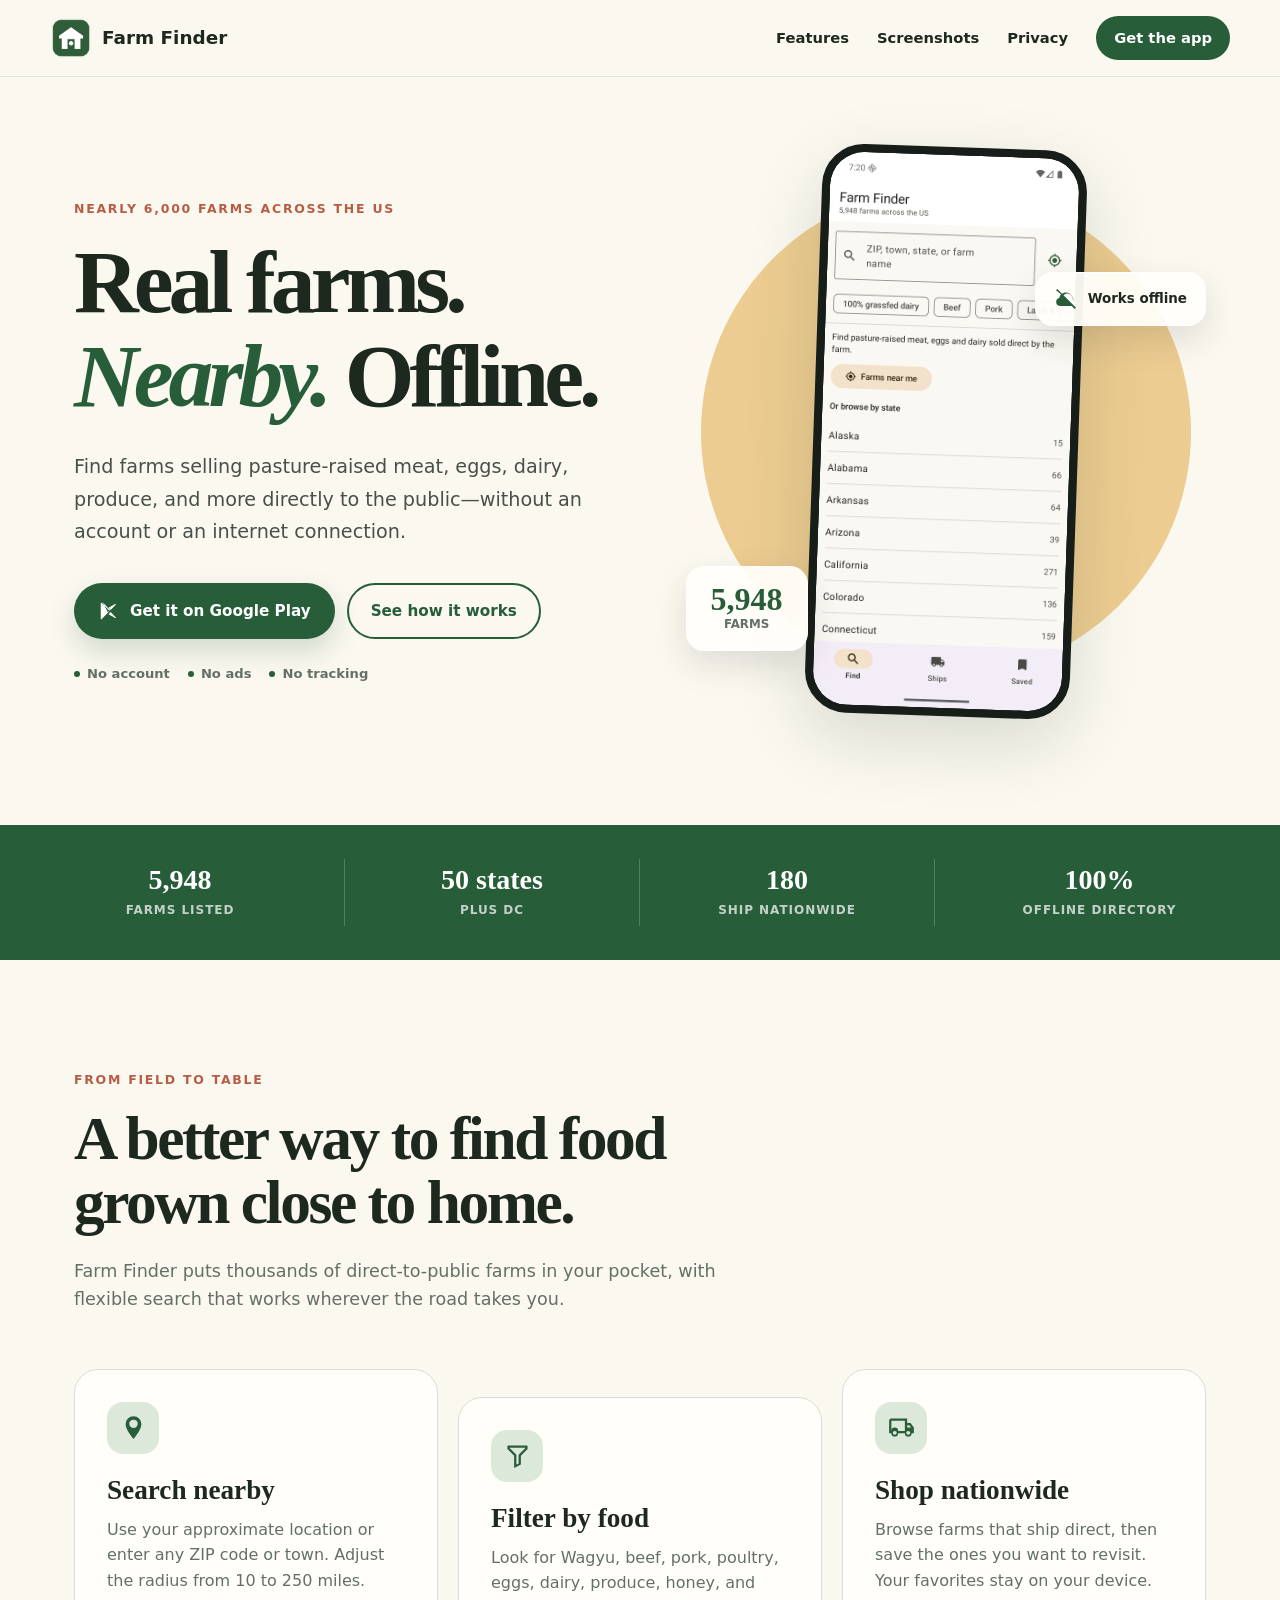
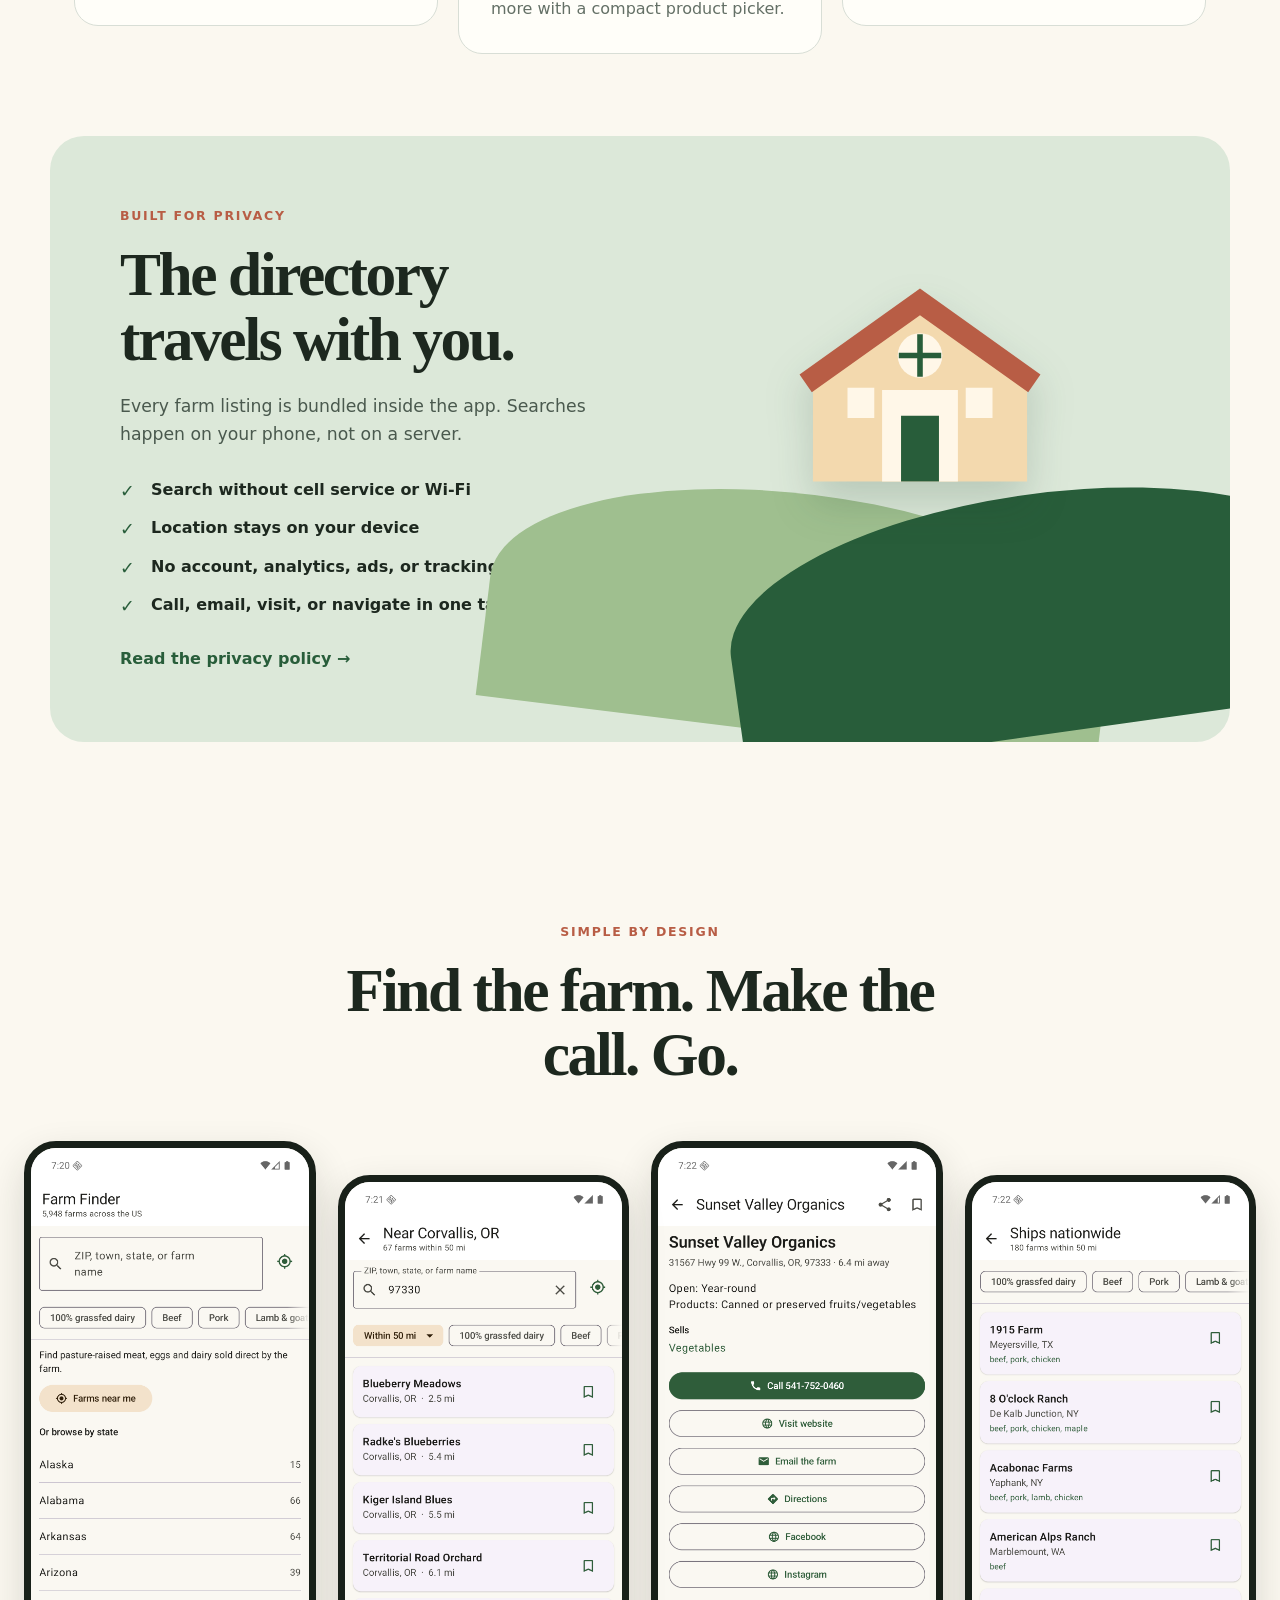
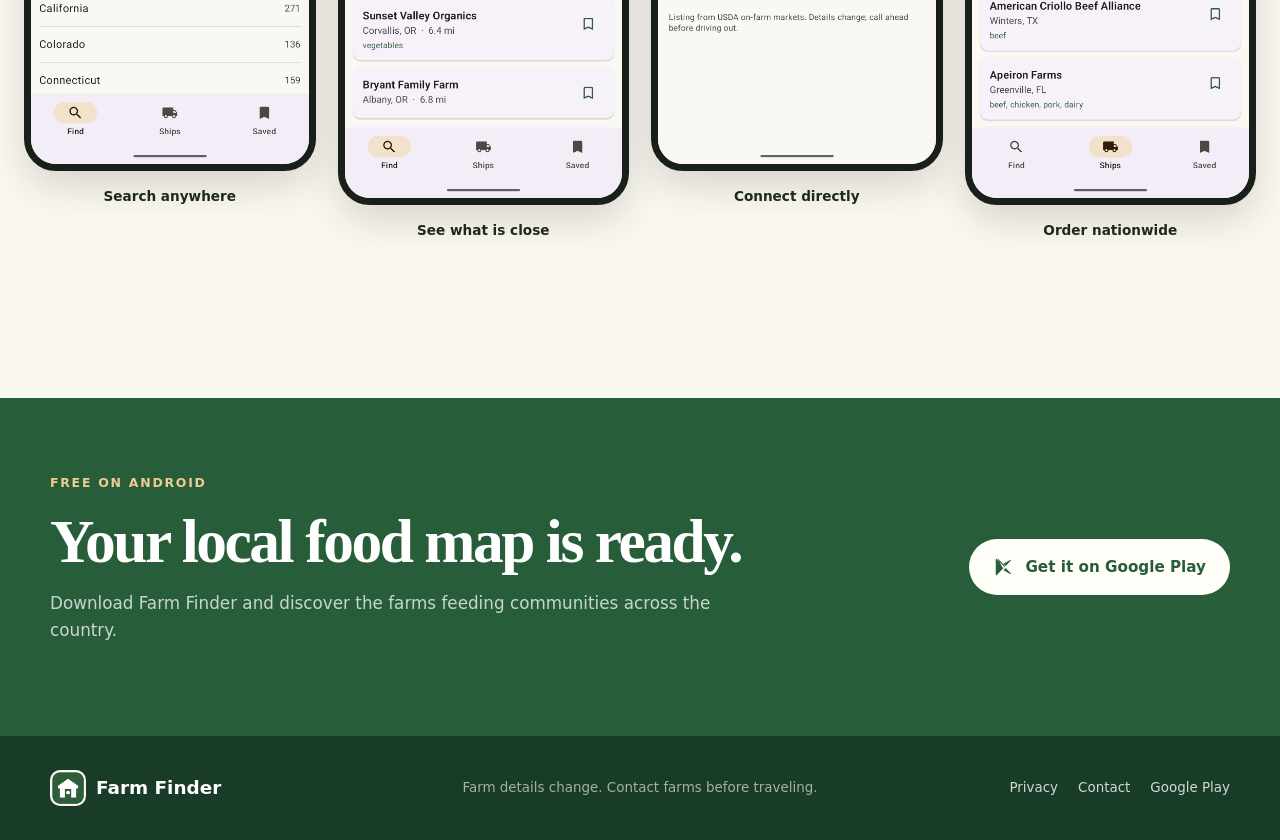
<file: index.html>
<!doctype html>
<html lang="en">
<head>
  <meta charset="utf-8">
  <meta name="viewport" content="width=device-width, initial-scale=1">
  <meta name="description" content="Farm Finder helps you find nearly 6,000 farms across the United States selling food directly to the public. Search nearby, browse by state, and filter by product—all offline.">
  <meta name="theme-color" content="#285d3a">
  <meta property="og:title" content="Farm Finder — Real farms. Nearby. Offline.">
  <meta property="og:description" content="Find farms across the US selling pasture-raised meat, eggs, dairy, produce, and more direct to the public.">
  <meta property="og:image" content="https://nichkt.github.io/farm-finder-site/assets/feature-graphic.png">
  <meta property="og:type" content="website">
  <meta property="og:url" content="https://nichkt.github.io/farm-finder-site/">
  <title>Farm Finder — Find local farms near you</title>
  <link rel="icon" href="assets/app-icon.png">
  <link rel="stylesheet" href="styles.css">
</head>
<body>
  <header class="site-header">
    <a class="brand" href="#top" aria-label="Farm Finder home">
      <img src="assets/app-icon.png" alt="" width="42" height="42">
      <span>Farm Finder</span>
    </a>
    <nav aria-label="Main navigation">
      <a href="#features">Features</a>
      <a href="#screenshots">Screenshots</a>
      <a href="privacy.html">Privacy</a>
      <a class="nav-download" href="https://play.google.com/store/apps/details?id=com.nicholaston.farmfinder">Get the app</a>
    </nav>
  </header>

  <main id="top">
    <section class="hero">
      <div class="hero-copy">
        <p class="eyebrow">Nearly 6,000 farms across the US</p>
        <h1>Real farms.<br><em>Nearby.</em> Offline.</h1>
        <p class="hero-text">Find farms selling pasture-raised meat, eggs, dairy, produce, and more directly to the public—without an account or an internet connection.</p>
        <div class="hero-actions">
          <a class="button button-primary" href="https://play.google.com/store/apps/details?id=com.nicholaston.farmfinder">
            <svg aria-hidden="true" viewBox="0 0 24 24"><path d="M3.6 2.7a2 2 0 0 0-.6 1.5v15.6a2 2 0 0 0 .6 1.5l9-9.3-9-9.3Zm10.2 10.5-2.3 2.4 6.7 3.8c.5.3 1.1.3 1.6 0l-6-6.2Zm6-8.6a1.6 1.6 0 0 0-1.6 0l-6.7 3.8 2.3 2.4 6-6.2ZM4.8 2.2l8.4 8.7-2.4 2.5-6-11.2Z"/></svg>
            Get it on Google Play
          </a>
          <a class="button button-secondary" href="#features">See how it works</a>
        </div>
        <div class="trust-row" aria-label="App highlights">
          <span>No account</span>
          <span>No ads</span>
          <span>No tracking</span>
        </div>
      </div>
      <div class="hero-visual" aria-label="Farm Finder app preview">
        <div class="sun" aria-hidden="true"></div>
        <div class="phone">
          <img src="assets/screenshots/home.png" alt="Farm Finder home screen with search and state browsing">
        </div>
        <div class="stat-card stat-farms"><strong>5,948</strong><span>farms</span></div>
        <div class="stat-card stat-offline">
          <svg aria-hidden="true" viewBox="0 0 24 24"><path d="m3.3 2 18.7 18.7-1.3 1.3-3.1-3.1H6a4 4 0 0 1-.7-7.9A7 7 0 0 1 7 7.3L2 3.3 3.3 2Zm4.8 4.8a7 7 0 0 1 10.8 5.9 4.1 4.1 0 0 1 1.7 1.1l-2.2-2.2A5.2 5.2 0 0 0 9.5 8.2L8.1 6.8Z"/></svg>
          <span>Works offline</span>
        </div>
      </div>
    </section>

    <section class="proof" aria-label="Farm Finder statistics">
      <div><strong>5,948</strong><span>farms listed</span></div>
      <div><strong>50 states</strong><span>plus DC</span></div>
      <div><strong>180</strong><span>ship nationwide</span></div>
      <div><strong>100%</strong><span>offline directory</span></div>
    </section>

    <section class="section intro" id="features">
      <div class="section-heading">
        <p class="eyebrow">From field to table</p>
        <h2>A better way to find food grown close to home.</h2>
        <p>Farm Finder puts thousands of direct-to-public farms in your pocket, with flexible search that works wherever the road takes you.</p>
      </div>
      <div class="feature-grid">
        <article class="feature-card">
          <span class="feature-icon">
            <svg aria-hidden="true" viewBox="0 0 24 24"><path d="M12 2a7 7 0 0 0-7 7c0 5.2 7 13 7 13s7-7.8 7-13a7 7 0 0 0-7-7Zm0 10.5A3.5 3.5 0 1 1 12 5a3.5 3.5 0 0 1 0 7.5Z"/></svg>
          </span>
          <h3>Search nearby</h3>
          <p>Use your approximate location or enter any ZIP code or town. Adjust the radius from 10 to 250 miles.</p>
        </article>
        <article class="feature-card">
          <span class="feature-icon">
            <svg aria-hidden="true" viewBox="0 0 24 24"><path d="M4 3h16a1 1 0 0 1 1 1v2.2l-6 6V20l-6 3v-10.8l-6-6V4a1 1 0 0 1 1-1Zm1 2v.4l6 6V20l2-1v-7.6l6-6V5H5Z"/></svg>
          </span>
          <h3>Filter by food</h3>
          <p>Look for Wagyu, beef, pork, poultry, eggs, dairy, produce, honey, and more with a compact product picker.</p>
        </article>
        <article class="feature-card">
          <span class="feature-icon">
            <svg aria-hidden="true" viewBox="0 0 24 24"><path d="M20 8h-3V4H3a2 2 0 0 0-2 2v11h2a3 3 0 0 0 6 0h6a3 3 0 0 0 6 0h2v-5l-3-4ZM6 18.5A1.5 1.5 0 1 1 6 15a1.5 1.5 0 0 1 0 3.5ZM15 15H9a3 3 0 0 0-6 0V6h12v9Zm3 3.5a1.5 1.5 0 1 1 0-3.5 1.5 1.5 0 0 1 0 3.5ZM17 12V10h2l1.5 2H17Z"/></svg>
          </span>
          <h3>Shop nationwide</h3>
          <p>Browse farms that ship direct, then save the ones you want to revisit. Your favorites stay on your device.</p>
        </article>
      </div>
    </section>

    <section class="section offline-section">
      <div class="offline-copy">
        <p class="eyebrow">Built for privacy</p>
        <h2>The directory travels with you.</h2>
        <p>Every farm listing is bundled inside the app. Searches happen on your phone, not on a server.</p>
        <ul class="check-list">
          <li>Search without cell service or Wi-Fi</li>
          <li>Location stays on your device</li>
          <li>No account, analytics, ads, or tracking</li>
          <li>Call, email, visit, or navigate in one tap</li>
        </ul>
        <a class="text-link" href="privacy.html">Read the privacy policy <span aria-hidden="true">→</span></a>
      </div>
      <div class="offline-art" aria-hidden="true">
        <div class="field field-back"></div>
        <div class="field field-front"></div>
        <svg class="barn" viewBox="0 0 260 210">
          <path fill="#f3d9ae" d="M34 93 130 25l96 68v102H34Z"/>
          <path fill="#b85d45" d="m22 99 108-77 108 77-11 16-97-69-97 69Z"/>
          <path fill="#fff7e8" d="M96 113h68v82H96Z"/>
          <path fill="#285d3a" d="M113 136h34v59h-34Z"/>
          <path fill="#fff7e8" d="M65 111h24v27H65zm106 0h24v27h-24z"/>
          <circle cx="130" cy="82" r="20" fill="#fff7e8"/>
          <path stroke="#285d3a" stroke-width="5" d="M130 63v38M111 82h38"/>
        </svg>
      </div>
    </section>

    <section class="section screenshots-section" id="screenshots">
      <div class="section-heading centered">
        <p class="eyebrow">Simple by design</p>
        <h2>Find the farm. Make the call. Go.</h2>
      </div>
      <div class="screenshots">
        <figure>
          <img src="assets/screenshots/home.png" alt="Search and browse screen" loading="lazy">
          <figcaption>Search anywhere</figcaption>
        </figure>
        <figure>
          <img src="assets/screenshots/nearby.png" alt="Nearby farms sorted by distance" loading="lazy">
          <figcaption>See what is close</figcaption>
        </figure>
        <figure>
          <img src="assets/screenshots/detail.png" alt="Farm detail and contact options" loading="lazy">
          <figcaption>Connect directly</figcaption>
        </figure>
        <figure>
          <img src="assets/screenshots/ships.png" alt="Farms that ship nationwide" loading="lazy">
          <figcaption>Order nationwide</figcaption>
        </figure>
      </div>
    </section>

    <section class="download-section">
      <div>
        <p class="eyebrow">Free on Android</p>
        <h2>Your local food map is ready.</h2>
        <p>Download Farm Finder and discover the farms feeding communities across the country.</p>
      </div>
      <a class="button button-light" href="https://play.google.com/store/apps/details?id=com.nicholaston.farmfinder">
        <svg aria-hidden="true" viewBox="0 0 24 24"><path d="M3.6 2.7a2 2 0 0 0-.6 1.5v15.6a2 2 0 0 0 .6 1.5l9-9.3-9-9.3Zm10.2 10.5-2.3 2.4 6.7 3.8c.5.3 1.1.3 1.6 0l-6-6.2Zm6-8.6a1.6 1.6 0 0 0-1.6 0l-6.7 3.8 2.3 2.4 6-6.2ZM4.8 2.2l8.4 8.7-2.4 2.5-6-11.2Z"/></svg>
        Get it on Google Play
      </a>
    </section>
  </main>

  <footer>
    <a class="brand footer-brand" href="#top">
      <img src="assets/app-icon.png" alt="" width="36" height="36">
      <span>Farm Finder</span>
    </a>
    <p>Farm details change. Contact farms before traveling.</p>
    <div>
      <a href="privacy.html">Privacy</a>
      <a href="mailto:nichkt@gmail.com">Contact</a>
      <a href="https://play.google.com/store/apps/details?id=com.nicholaston.farmfinder">Google Play</a>
    </div>
  </footer>
</body>
</html>
</file>
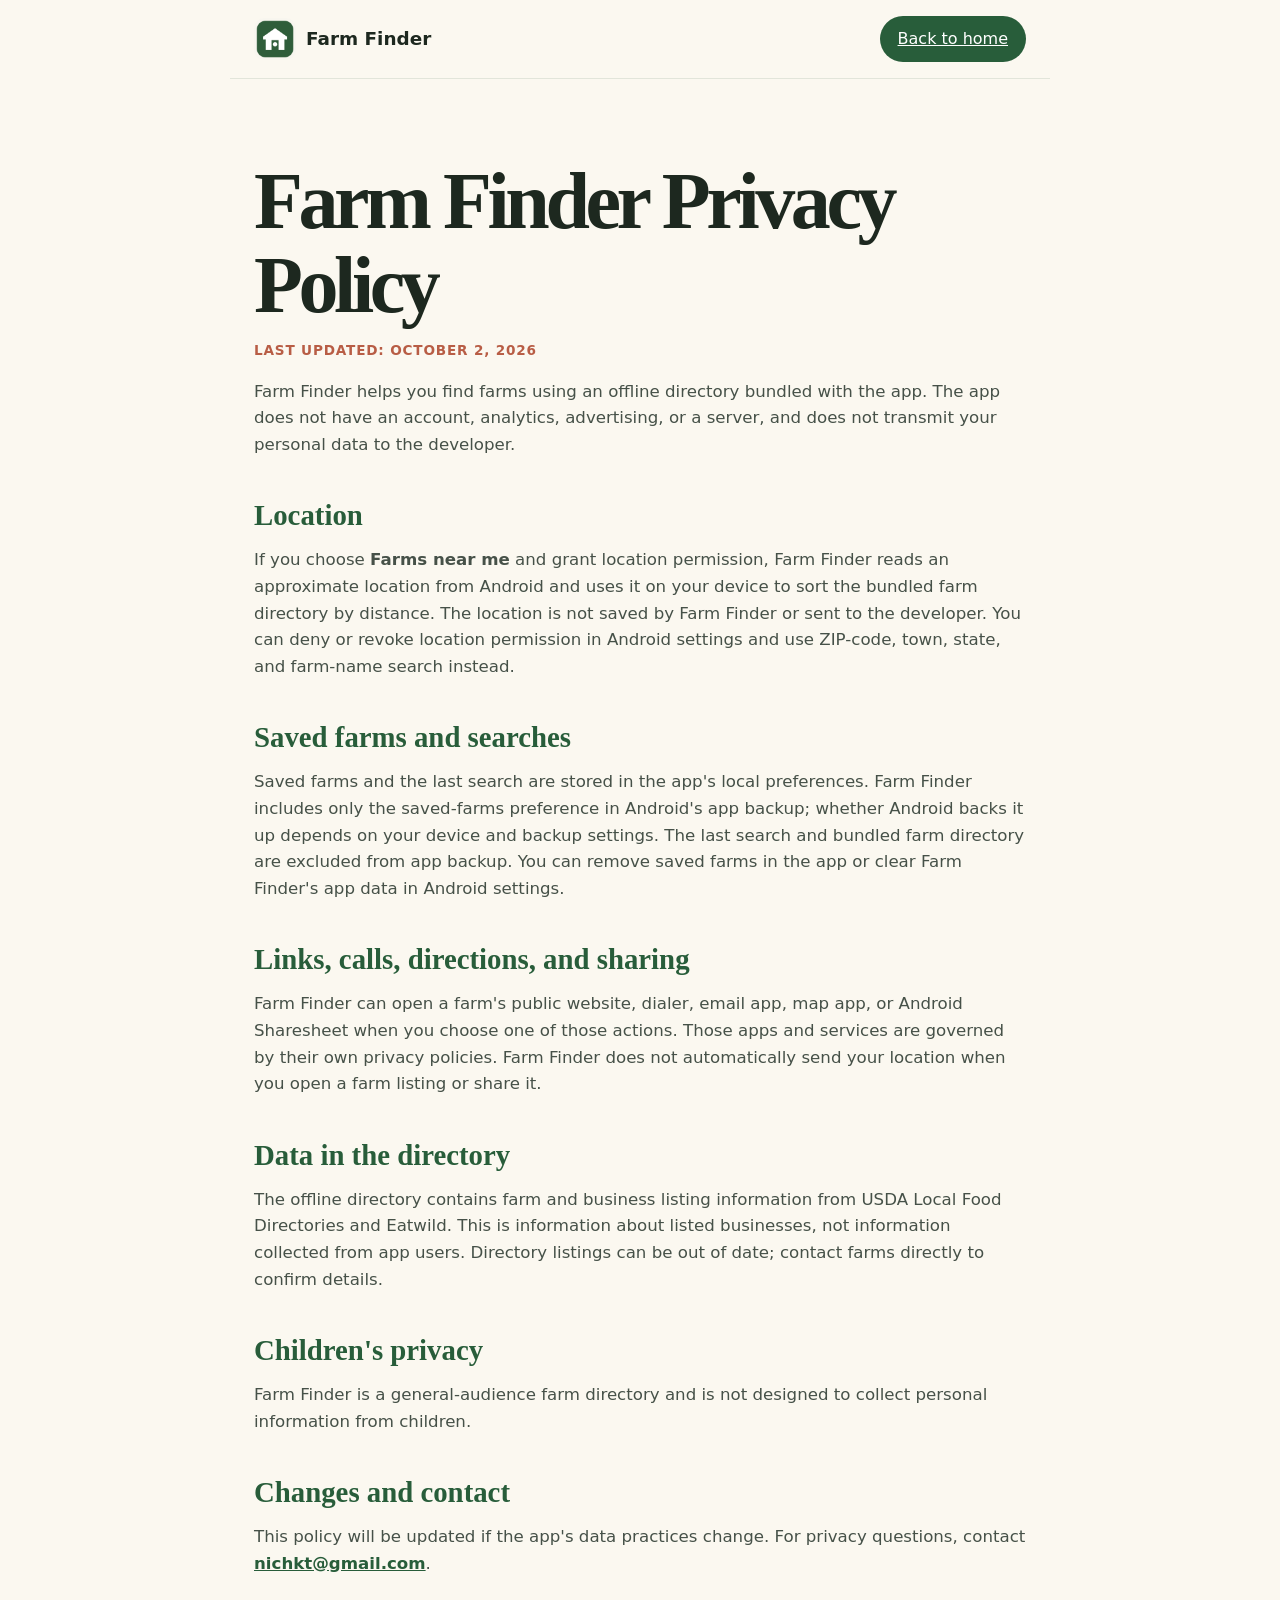
<file: privacy.html>
<!doctype html>
<html lang="en">
<head>
  <meta charset="utf-8">
  <meta name="viewport" content="width=device-width, initial-scale=1">
  <meta name="theme-color" content="#285d3a">
  <title>Farm Finder Privacy Policy</title>
  <link rel="icon" href="assets/app-icon.png">
  <link rel="stylesheet" href="styles.css">
</head>
<body class="policy-page">
<header class="site-header policy-header">
  <a class="brand" href="index.html">
    <img src="assets/app-icon.png" alt="" width="42" height="42">
    <span>Farm Finder</span>
  </a>
  <a class="nav-download" href="index.html">Back to home</a>
</header>
<main class="policy-main">
  <h1>Farm Finder Privacy Policy</h1>
  <p class="updated">Last updated: October 2, 2026</p>
  <p>Farm Finder helps you find farms using an offline directory bundled with the app. The app does not have an account, analytics, advertising, or a server, and does not transmit your personal data to the developer.</p>

  <h2>Location</h2>
  <p>If you choose <strong>Farms near me</strong> and grant location permission, Farm Finder reads an approximate location from Android and uses it on your device to sort the bundled farm directory by distance. The location is not saved by Farm Finder or sent to the developer. You can deny or revoke location permission in Android settings and use ZIP-code, town, state, and farm-name search instead.</p>

  <h2>Saved farms and searches</h2>
  <p>Saved farms and the last search are stored in the app's local preferences. Farm Finder includes only the saved-farms preference in Android's app backup; whether Android backs it up depends on your device and backup settings. The last search and bundled farm directory are excluded from app backup. You can remove saved farms in the app or clear Farm Finder's app data in Android settings.</p>

  <h2>Links, calls, directions, and sharing</h2>
  <p>Farm Finder can open a farm's public website, dialer, email app, map app, or Android Sharesheet when you choose one of those actions. Those apps and services are governed by their own privacy policies. Farm Finder does not automatically send your location when you open a farm listing or share it.</p>

  <h2>Data in the directory</h2>
  <p>The offline directory contains farm and business listing information from USDA Local Food Directories and Eatwild. This is information about listed businesses, not information collected from app users. Directory listings can be out of date; contact farms directly to confirm details.</p>

  <h2>Children's privacy</h2>
  <p>Farm Finder is a general-audience farm directory and is not designed to collect personal information from children.</p>

  <h2>Changes and contact</h2>
  <p>This policy will be updated if the app's data practices change. For privacy questions, contact <a href="mailto:nichkt@gmail.com">nichkt@gmail.com</a>.</p>
</main>
</body>
</html>
</file>
<file: styles.css>
:root {
  --forest: #285d3a;
  --forest-dark: #183c27;
  --sage: #dce8d9;
  --cream: #fbf8f0;
  --sand: #edcc91;
  --terracotta: #b85d45;
  --ink: #1d281f;
  --muted: #647066;
  --white: #fffef9;
  --line: #d8ded6;
  --shadow: 0 24px 70px rgba(24, 60, 39, .16);
}

* { box-sizing: border-box; }

html { scroll-behavior: smooth; }

body {
  margin: 0;
  background: var(--cream);
  color: var(--ink);
  font-family: Inter, ui-sans-serif, system-ui, -apple-system, BlinkMacSystemFont, "Segoe UI", sans-serif;
  line-height: 1.6;
}

a { color: inherit; }
img { display: block; max-width: 100%; }
svg { fill: currentColor; }

.site-header {
  align-items: center;
  background: rgba(251, 248, 240, .9);
  backdrop-filter: blur(16px);
  border-bottom: 1px solid rgba(40, 93, 58, .12);
  display: flex;
  justify-content: space-between;
  padding: 16px max(24px, calc((100% - 1180px) / 2));
  position: sticky;
  top: 0;
  z-index: 20;
}

.brand {
  align-items: center;
  display: inline-flex;
  font-size: 1.15rem;
  font-weight: 800;
  gap: 10px;
  text-decoration: none;
}

.brand img { border-radius: 10px; }

nav { align-items: center; display: flex; gap: 28px; }
nav a { font-size: .92rem; font-weight: 700; text-decoration: none; }
nav a:not(.nav-download):hover { color: var(--forest); }

.nav-download {
  background: var(--forest);
  border-radius: 999px;
  color: white;
  padding: 10px 18px;
}

.hero {
  align-items: center;
  display: grid;
  gap: 70px;
  grid-template-columns: 1.02fr .98fr;
  margin: 0 auto;
  max-width: 1180px;
  min-height: 730px;
  overflow: hidden;
  padding: 70px 24px 88px;
}

.eyebrow {
  color: var(--terracotta);
  font-size: .78rem;
  font-weight: 900;
  letter-spacing: .14em;
  margin: 0 0 16px;
  text-transform: uppercase;
}

h1, h2, h3 { font-family: Georgia, "Times New Roman", serif; line-height: 1.05; }

h1 {
  font-size: clamp(4rem, 7vw, 6.6rem);
  letter-spacing: -.055em;
  margin: 0;
  max-width: 690px;
}

h1 em { color: var(--forest); font-style: italic; }

.hero-text {
  color: #475149;
  font-size: 1.2rem;
  line-height: 1.7;
  margin: 28px 0 34px;
  max-width: 620px;
}

.hero-actions { display: flex; flex-wrap: wrap; gap: 12px; }

.button {
  align-items: center;
  border: 2px solid transparent;
  border-radius: 999px;
  display: inline-flex;
  font-size: .95rem;
  font-weight: 800;
  gap: 10px;
  justify-content: center;
  padding: 14px 22px;
  text-decoration: none;
  transition: transform .18s ease, box-shadow .18s ease, background .18s ease;
}

.button:hover { transform: translateY(-2px); }
.button svg { height: 22px; width: 22px; }
.button-primary { background: var(--forest); box-shadow: 0 12px 28px rgba(40, 93, 58, .2); color: white; }
.button-primary:hover { background: var(--forest-dark); box-shadow: 0 16px 34px rgba(40, 93, 58, .26); }
.button-secondary { border-color: var(--forest); color: var(--forest); }
.button-secondary:hover { background: var(--sage); }

.trust-row { color: var(--muted); display: flex; flex-wrap: wrap; font-size: .82rem; font-weight: 700; gap: 18px; margin-top: 24px; }
.trust-row span { align-items: center; display: inline-flex; gap: 7px; }
.trust-row span::before { background: var(--forest); border-radius: 50%; content: ""; height: 6px; width: 6px; }

.hero-visual { min-height: 590px; position: relative; }

.sun {
  background: var(--sand);
  border-radius: 50%;
  height: 490px;
  left: 50%;
  position: absolute;
  top: 40px;
  transform: translateX(-50%);
  width: 490px;
}

.phone {
  background: #171d19;
  border: 8px solid #171d19;
  border-radius: 42px;
  box-shadow: var(--shadow);
  left: 50%;
  overflow: hidden;
  position: absolute;
  top: 0;
  transform: translateX(-50%) rotate(2deg);
  width: 265px;
  z-index: 2;
}

.phone img { border-radius: 34px; }

.stat-card {
  align-items: center;
  background: rgba(255, 254, 249, .95);
  border: 1px solid white;
  border-radius: 18px;
  box-shadow: 0 14px 35px rgba(29, 40, 31, .13);
  display: flex;
  position: absolute;
  z-index: 3;
}

.stat-farms { bottom: 86px; flex-direction: column; left: 0; padding: 16px 24px; }
.stat-farms strong { color: var(--forest); font-family: Georgia, serif; font-size: 2rem; line-height: 1; }
.stat-farms span { color: var(--muted); font-size: .74rem; font-weight: 800; text-transform: uppercase; }
.stat-offline { gap: 10px; padding: 14px 18px; right: 0; top: 125px; }
.stat-offline svg { color: var(--forest); height: 24px; width: 24px; }
.stat-offline span { font-size: .84rem; font-weight: 800; }

.proof {
  background: var(--forest);
  color: white;
  display: grid;
  grid-template-columns: repeat(4, 1fr);
  padding: 34px max(24px, calc((100% - 1180px) / 2));
}

.proof div { border-right: 1px solid rgba(255, 255, 255, .2); padding: 4px 34px; text-align: center; }
.proof div:first-child { padding-left: 0; }
.proof div:last-child { border: 0; padding-right: 0; }
.proof strong { display: block; font-family: Georgia, serif; font-size: 1.75rem; line-height: 1.2; }
.proof span { color: rgba(255, 255, 255, .72); font-size: .75rem; font-weight: 800; letter-spacing: .08em; text-transform: uppercase; }

.section { margin: 0 auto; max-width: 1180px; padding: 110px 24px; }
.section-heading { max-width: 690px; }
.section-heading h2, .offline-copy h2, .download-section h2 {
  font-size: clamp(2.6rem, 4.8vw, 4.25rem);
  letter-spacing: -.04em;
  margin: 0 0 22px;
}
.section-heading > p:last-child { color: var(--muted); font-size: 1.1rem; }
.centered { margin: 0 auto 54px; text-align: center; }

.feature-grid { display: grid; gap: 20px; grid-template-columns: repeat(3, 1fr); margin-top: 56px; }
.feature-card { background: var(--white); border: 1px solid var(--line); border-radius: 24px; padding: 32px; }
.feature-card:nth-child(2) { transform: translateY(28px); }
.feature-card h3 { font-size: 1.7rem; margin: 22px 0 12px; }
.feature-card p { color: var(--muted); margin: 0; }
.feature-icon { align-items: center; background: var(--sage); border-radius: 16px; color: var(--forest); display: inline-flex; height: 52px; justify-content: center; width: 52px; }
.feature-icon svg { height: 27px; width: 27px; }

.offline-section {
  align-items: center;
  background: var(--sage);
  border-radius: 34px;
  display: grid;
  gap: 80px;
  grid-template-columns: 1fr 1fr;
  margin-bottom: 70px;
  overflow: hidden;
  padding: 70px;
}

.offline-copy > p:not(.eyebrow) { color: #4a594e; font-size: 1.08rem; }
.check-list { list-style: none; margin: 28px 0; padding: 0; }
.check-list li { font-weight: 700; margin: 13px 0; padding-left: 31px; position: relative; }
.check-list li::before { color: var(--forest); content: "✓"; font-size: 1.1rem; font-weight: 900; left: 0; position: absolute; }
.text-link { color: var(--forest); font-weight: 900; text-decoration: none; }
.text-link:hover { text-decoration: underline; }

.offline-art { min-height: 390px; position: relative; }
.field { border-radius: 50% 50% 0 0; bottom: -100px; height: 240px; position: absolute; width: 130%; }
.field-back { background: #9fbf8f; left: -40%; transform: rotate(7deg); }
.field-front { background: var(--forest); right: -40%; transform: rotate(-8deg); }
.barn { filter: drop-shadow(0 20px 20px rgba(24, 60, 39, .18)); left: 50%; position: absolute; top: 20px; transform: translateX(-50%); width: 290px; z-index: 2; }

.screenshots-section { max-width: 1280px; }
.screenshots { display: grid; gap: 22px; grid-template-columns: repeat(4, 1fr); }
.screenshots figure { margin: 0; }
.screenshots img { border: 7px solid #182019; border-radius: 32px; box-shadow: 0 16px 38px rgba(29, 40, 31, .16); }
.screenshots figure:nth-child(even) { transform: translateY(34px); }
.screenshots figcaption { font-size: .85rem; font-weight: 900; margin-top: 15px; text-align: center; }

.download-section {
  align-items: center;
  background: var(--forest);
  color: white;
  display: flex;
  gap: 50px;
  justify-content: space-between;
  margin-top: 80px;
  padding: 75px max(24px, calc((100% - 1180px) / 2));
}
.download-section > div { max-width: 700px; }
.download-section h2 { margin-bottom: 14px; }
.download-section p:last-child { color: rgba(255, 255, 255, .75); font-size: 1.05rem; }
.download-section .eyebrow { color: var(--sand); }
.button-light { background: var(--white); color: var(--forest); flex-shrink: 0; }

footer {
  align-items: center;
  background: var(--forest-dark);
  color: white;
  display: grid;
  font-size: .84rem;
  gap: 24px;
  grid-template-columns: 1fr auto 1fr;
  padding: 34px max(24px, calc((100% - 1180px) / 2));
}
footer p { color: rgba(255, 255, 255, .6); margin: 0; text-align: center; }
footer > div { display: flex; gap: 20px; justify-content: flex-end; }
footer > div a { color: rgba(255, 255, 255, .8); text-decoration: none; }
footer > div a:hover { color: white; }

.policy-page { background: var(--cream); }
.policy-header { max-width: 820px; position: static; margin: 0 auto; padding-left: 24px; padding-right: 24px; }
.policy-main { margin: 0 auto; max-width: 820px; padding: 80px 24px 110px; }
.policy-main h1 { font-size: clamp(3rem, 7vw, 5rem); }
.policy-main h2 { color: var(--forest); font-size: 1.8rem; margin: 42px 0 12px; }
.policy-main p { color: #465148; font-size: 1.04rem; }
.policy-main .updated { color: var(--terracotta); font-size: .85rem; font-weight: 800; letter-spacing: .06em; text-transform: uppercase; }
.policy-main a { color: var(--forest); font-weight: 700; }

@media (max-width: 900px) {
  nav a:not(.nav-download) { display: none; }
  .hero { gap: 28px; grid-template-columns: 1fr; padding-top: 65px; text-align: center; }
  .hero-copy { align-items: center; display: flex; flex-direction: column; }
  .hero-visual { margin: 20px auto 0; max-width: 520px; width: 100%; }
  .proof { grid-template-columns: repeat(2, 1fr); row-gap: 28px; }
  .proof div:nth-child(2) { border-right: 0; }
  .feature-grid { grid-template-columns: 1fr; }
  .feature-card:nth-child(2) { transform: none; }
  .offline-section { border-radius: 0; grid-template-columns: 1fr; margin-bottom: 0; padding: 70px 36px 0; }
  .offline-art { min-height: 350px; }
  .screenshots { gap: 16px; grid-template-columns: repeat(2, 1fr); }
  .screenshots figure:nth-child(even) { transform: none; }
  footer { grid-template-columns: 1fr; justify-items: center; }
  footer > div { justify-content: center; }
}

@media (max-width: 560px) {
  .site-header { padding: 12px 18px; }
  .brand { font-size: 1rem; }
  .nav-download { padding: 9px 14px; }
  h1 { font-size: 3.5rem; }
  .hero { min-height: 0; padding: 55px 20px 70px; }
  .hero-text { font-size: 1.05rem; }
  .hero-actions { align-items: stretch; flex-direction: column; width: 100%; }
  .hero-actions .button { width: 100%; }
  .hero-visual { min-height: 500px; }
  .sun { height: 365px; top: 45px; width: 365px; }
  .phone { width: 220px; }
  .stat-farms { bottom: 52px; left: -5px; }
  .stat-offline { right: -5px; top: 105px; }
  .proof { padding: 30px 20px; }
  .proof div { padding: 0 12px; }
  .proof strong { font-size: 1.45rem; }
  .section { padding: 80px 20px; }
  .feature-card { padding: 26px; }
  .offline-section { padding: 65px 20px 0; }
  .screenshots { overflow-x: auto; padding: 10px 18px 35px; scroll-snap-type: x mandatory; }
  .screenshots figure { min-width: 245px; scroll-snap-align: center; }
  .download-section { align-items: flex-start; flex-direction: column; margin-top: 20px; padding-bottom: 60px; padding-top: 60px; }
  .button-light { width: 100%; }
  .policy-main { padding-top: 60px; }
}

@media (prefers-reduced-motion: reduce) {
  html { scroll-behavior: auto; }
  .button { transition: none; }
}
</file>
